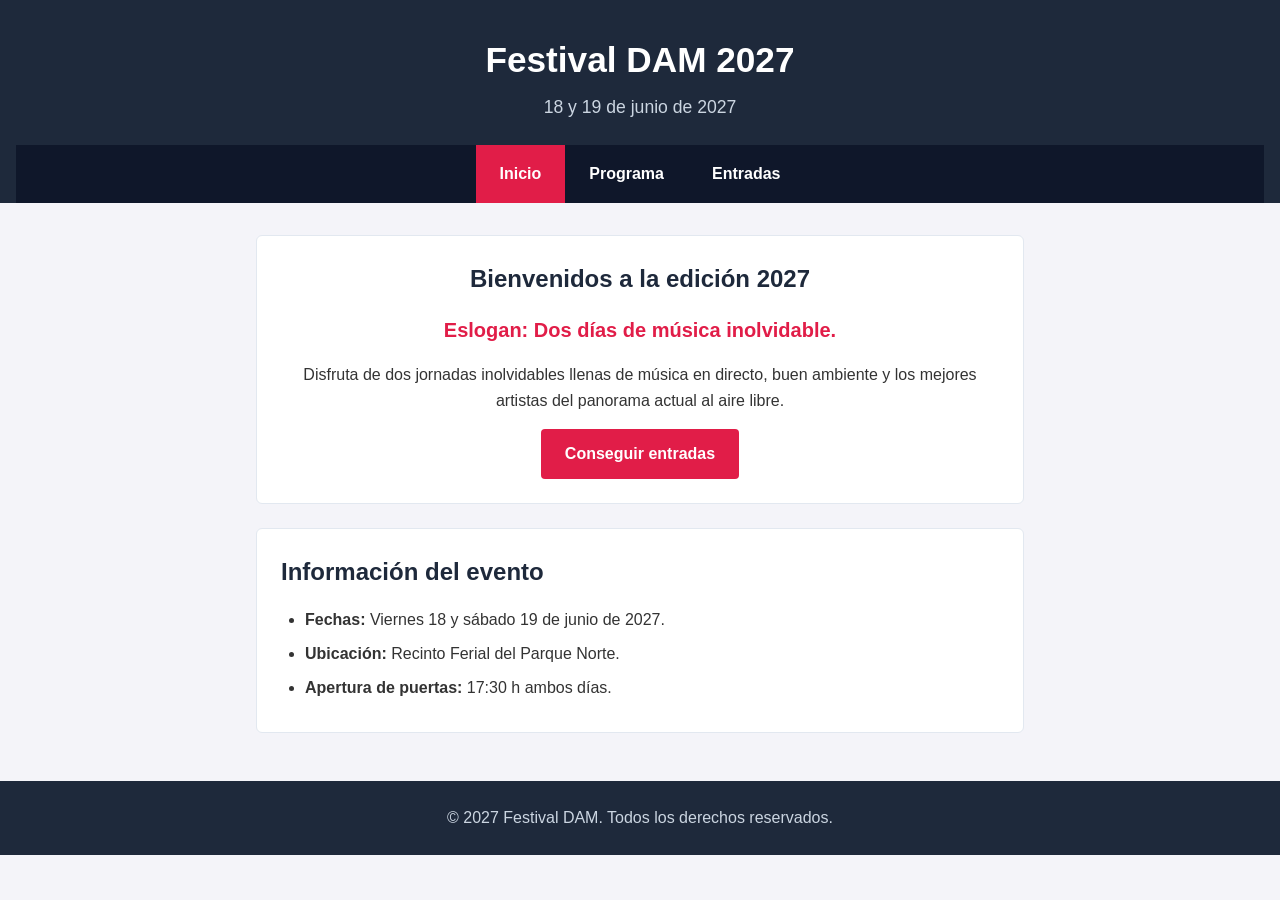
<file: index.html>
<!DOCTYPE html>
<html lang="es">
<!DOCTYPE html>
<html lang="es">
<head>
    <meta charset="UTF-8">
    <meta name="viewport" content="width=device-width, initial-scale=1.0">
    <title>Festival DAM 2027 - Inicio</title>
    <link rel="stylesheet" href="style.css">
</head>
<body>
    <header>
        <h1>Festival DAM 2027</h1>
        <p class="fechas">18 y 19 de junio de 2027</p>
        <nav>
            <ul>
                <li><a href="index.html" class="activo">Inicio</a></li>
                <li><a href="programa.html">Programa</a></li>
                <li><a href="entradas.html">Entradas</a></li>
            </ul>
        </nav>
    </header>

    <main>
        <section class="destacado">
            <h2>Bienvenidos a la edición 2027</h2>
            <p class="eslogan">Eslogan: Dos d&iacute;as de m&uacute;sica inolvidable. </p>
            <p>Disfruta de dos jornadas inolvidables llenas de música en directo, buen ambiente y los mejores artistas del panorama actual al aire libre.</p>
            <a href="entradas.html" class="boton">Conseguir entradas</a>
        </section>

        <section class="info-general">
            <h2>Información del evento</h2>
            <ul>
                <li><strong>Fechas:</strong> Viernes 18 y sábado 19 de junio de 2027.</li>
                <li><strong>Ubicación:</strong> Recinto Ferial del Parque Norte.</li>
                <li><strong>Apertura de puertas:</strong> 17:30 h ambos días.</li>
            </ul>
        </section>
    </main>

    <footer>
        <p>&copy; 2027 Festival DAM. Todos los derechos reservados.</p>
    </footer>
</body>
</html>
</file>
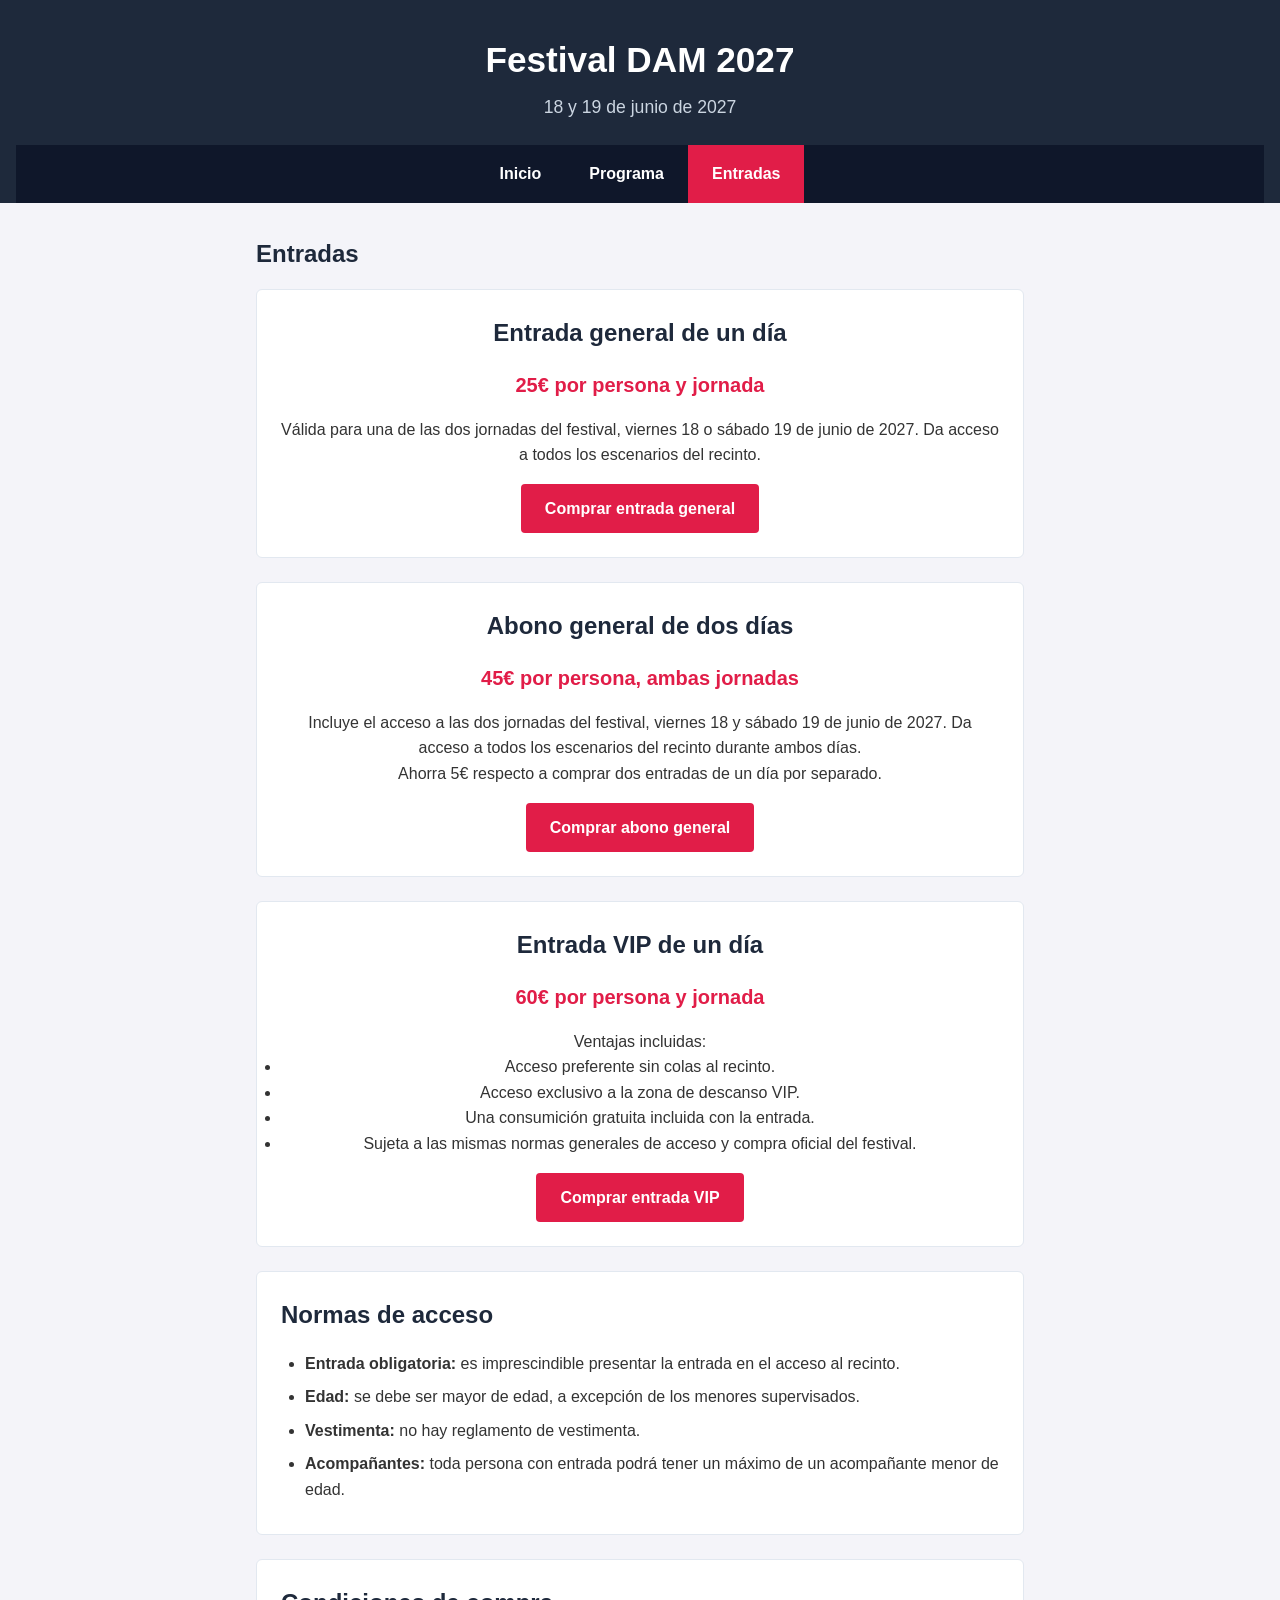
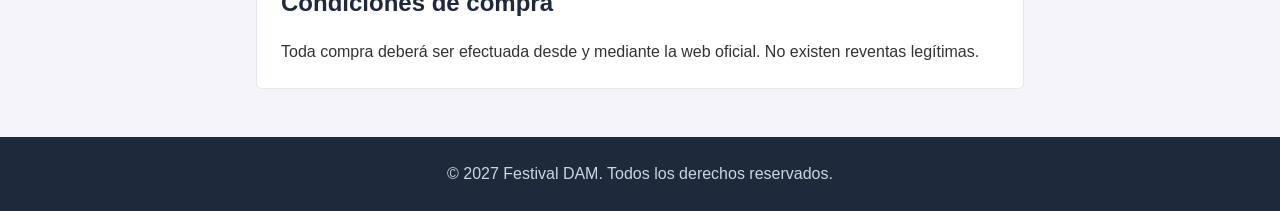
<file: entradas.html>
<!DOCTYPE html>
<html lang="es">
<head>
    <meta charset="UTF-8">
    <meta name="viewport" content="width=device-width, initial-scale=1.0">
    <title>Festival DAM 2027 - Entradas</title>
    <link rel="stylesheet" href="style.css">
</head>
<body>
    <header>
        <h1>Festival DAM 2027</h1>
        <p class="fechas">18 y 19 de junio de 2027</p>
        <nav>
            <ul>
                <li><a href="index.html">Inicio</a></li>
                <li><a href="programa.html">Programa</a></li>
                <li><a href="entradas.html" class="activo">Entradas</a></li>
            </ul>
        </nav>
    </header>

    <main>
        <h2>Entradas</h2>

        <section class="destacado">
            <h2>Entrada general de un día</h2>
            <p class="eslogan">25&euro; por persona y jornada</p>
            <p>Válida para una de las dos jornadas del festival, viernes 18 o sábado 19 de junio de 2027. Da acceso a todos los escenarios del recinto.</p>
            <a href="#" class="boton">Comprar entrada general</a>
        </section>

        <section class="destacado">
            <h2>Abono general de dos días</h2>
            <p class="eslogan">45&euro; por persona, ambas jornadas</p>
            <p>Incluye el acceso a las dos jornadas del festival, viernes 18 y sábado 19 de junio de 2027. Da acceso a todos los escenarios del recinto durante ambos días.</p>
            <p>Ahorra 5&euro; respecto a comprar dos entradas de un día por separado.</p>
            <a href="#" class="boton">Comprar abono general</a>
        </section>

        <section class="destacado">
            <h2>Entrada VIP de un día</h2>
            <p class="eslogan">60&euro; por persona y jornada</p>
            <p>Ventajas incluidas:</p>
            <ul>
                <li>Acceso preferente sin colas al recinto.</li>
                <li>Acceso exclusivo a la zona de descanso VIP.</li>
                <li>Una consumición gratuita incluida con la entrada.</li>
                <li>Sujeta a las mismas normas generales de acceso y compra oficial del festival.</li>
            </ul>
            <a href="#" class="boton">Comprar entrada VIP</a>
        </section>

        <section class="info-general">
            <h2>Normas de acceso</h2>
            <ul>
                <li><strong>Entrada obligatoria:</strong> es imprescindible presentar la entrada en el acceso al recinto.</li>
                <li><strong>Edad:</strong> se debe ser mayor de edad, a excepción de los menores supervisados.</li>
                <li><strong>Vestimenta:</strong> no hay reglamento de vestimenta.</li>
                <li><strong>Acompañantes:</strong> toda persona con entrada podrá tener un máximo de un acompañante menor de edad.</li>
            </ul>
        </section>

        <section class="info-general">
            <h2>Condiciones de compra</h2>
            <p>Toda compra deberá ser efectuada desde y mediante la web oficial. No existen reventas legítimas.</p>
        </section>
    </main>

    <footer>
        <p>&copy; 2027 Festival DAM. Todos los derechos reservados.</p>
    </footer>
</body>
</html>
</file>
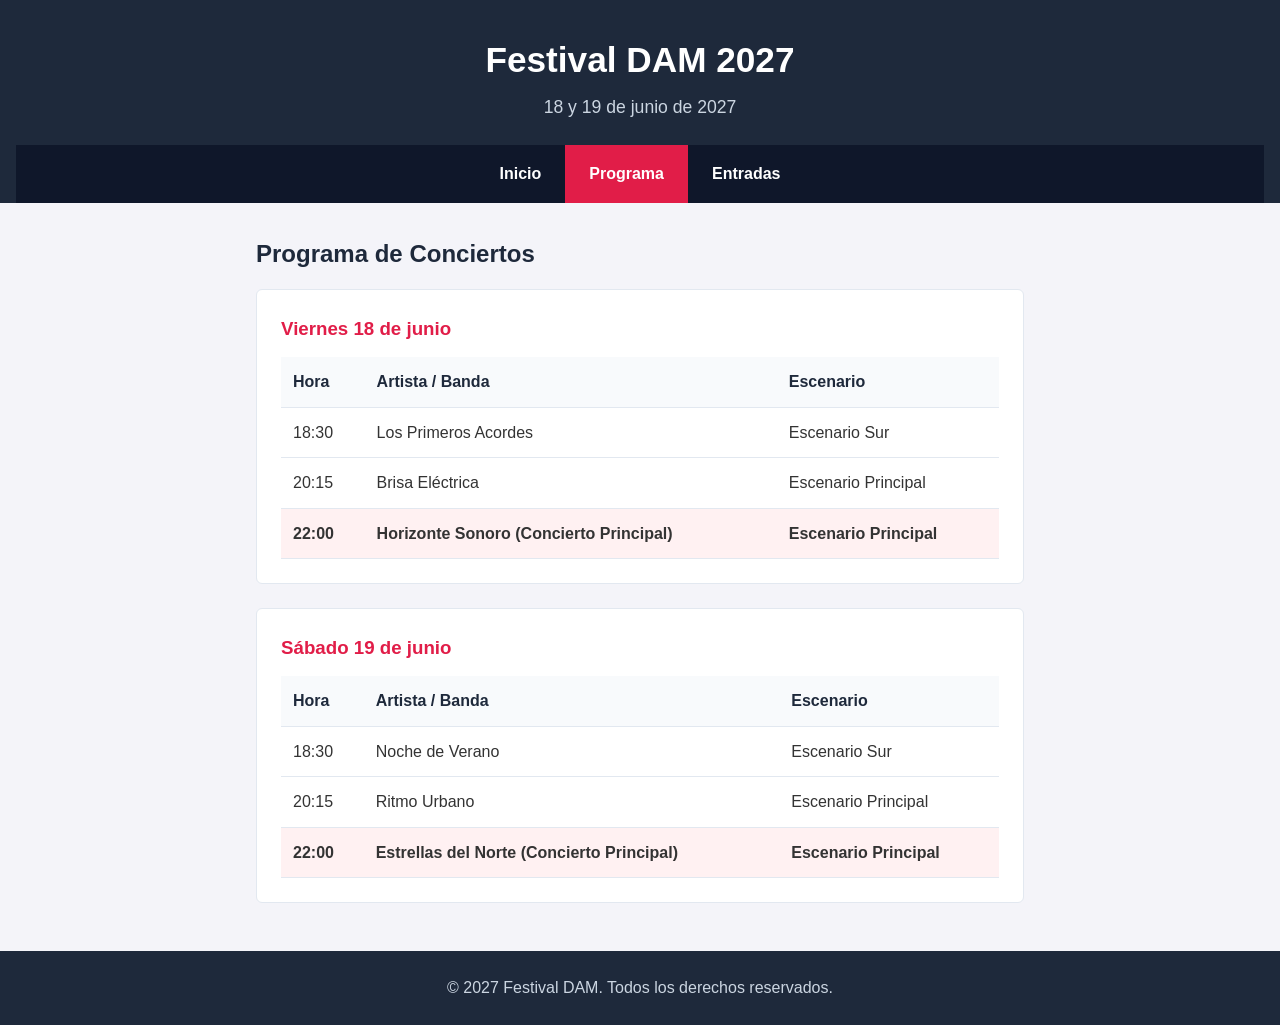
<file: programa.html>
<!DOCTYPE html>
<html lang="es">
<head>
    <meta charset="UTF-8">
    <meta name="viewport" content="width=device-width, initial-scale=1.0">
    <title>Festival DAM 2027 - Programa</title>
    <link rel="stylesheet" href="style.css">
</head>
<body>
    <header>
        <h1>Festival DAM 2027</h1>
        <p class="fechas">18 y 19 de junio de 2027</p>
        <nav>
            <ul>
                <li><a href="index.html">Inicio</a></li>
                <li><a href="programa.html" class="activo">Programa</a></li>
                <li><a href="entradas.html">Entradas</a></li>
            </ul>
        </nav>
    </header>

    <main>
        <h2>Programa de Conciertos</h2>

        <section class="dia-programa">
            <h3>Viernes 18 de junio</h3>
            <table>
                <thead>
                    <tr>
                        <th>Hora</th>
                        <th>Artista / Banda</th>
                        <th>Escenario</th>
                    </tr>
                </thead>
                <tbody>
                    <tr>
                        <td>18:30</td>
                        <td>Los Primeros Acordes</td>
                        <td>Escenario Sur</td>
                    </tr>
                    <tr>
                        <td>20:15</td>
                        <td>Brisa Eléctrica</td>
                        <td>Escenario Principal</td>
                    </tr>
                    <tr class="cabeza-cartel">
                        <td>22:00</td>
                        <td>Horizonte Sonoro (Concierto Principal)</td>
                        <td>Escenario Principal</td>
                    </tr>
                </tbody>
            </table>
        </section>

        <section class="dia-programa">
            <h3>Sábado 19 de junio</h3>
            <table>
                <thead>
                    <tr>
                        <th>Hora</th>
                        <th>Artista / Banda</th>
                        <th>Escenario</th>
                    </tr>
                </thead>
                <tbody>
                    <tr>
                        <td>18:30</td>
                        <td>Noche de Verano</td>
                        <td>Escenario Sur</td>
                    </tr>
                    <tr>
                        <td>20:15</td>
                        <td>Ritmo Urbano</td>
                        <td>Escenario Principal</td>
                    </tr>
                    <tr class="cabeza-cartel">
                        <td>22:00</td>
                        <td>Estrellas del Norte (Concierto Principal)</td>
                        <td>Escenario Principal</td>
                    </tr>
                </tbody>
            </table>
        </section>
    </main>

    <footer>
        <p>&copy; 2027 Festival DAM. Todos los derechos reservados.</p>
    </footer>
</body>
</html>
</file>
<file: style.css>
/* Estilos generales */
* {
    box-sizing: border-box;
    margin: 0;
    padding: 0;
}

body {
    font-family: Arial, Helvetica, sans-serif;
    line-height: 1.6;
    color: #333333;
    background-color: #f4f4f9;
}

/* Cabecera y navegación */
header {
    background-color: #1e293b;
    color: #ffffff;
    text-align: center;
    padding: 2rem 1rem 0 1rem;
}

header h1 {
    font-size: 2.2rem;
    margin-bottom: 0.3rem;
}

header .fechas {
    color: #cbd5e1;
    margin-bottom: 1.5rem;
    font-size: 1.1rem;
}

nav {
    background-color: #0f172a;
}

nav ul {
    list-style: none;
    display: flex;
    justify-content: center;
}

nav ul li a {
    display: block;
    color: #ffffff;
    text-decoration: none;
    padding: 1rem 1.5rem;
    font-weight: bold;
}

nav ul li a:hover,
nav ul li a.activo {
    background-color: #e11d48;
}

/* Contenido principal */
main {
    max-width: 800px;
    margin: 2rem auto;
    padding: 0 1rem;
}

section {
    background-color: #ffffff;
    padding: 1.5rem;
    margin-bottom: 1.5rem;
    border-radius: 6px;
    border: 1px solid #e2e8f0;
}

h2 {
    color: #1e293b;
    margin-bottom: 1rem;
}

h3 {
    color: #e11d48;
    margin-bottom: 0.8rem;
}

/* Elementos de portada */
.destacado {
    text-align: center;
}

.eslogan {
    font-size: 1.25rem;
    font-weight: bold;
    color: #e11d48;
    margin: 1rem 0;
}

.info-general ul {
    margin-left: 1.5rem;
}

.info-general li {
    margin-bottom: 0.5rem;
}

/* Botones */
.boton {
    display: inline-block;
    background-color: #e11d48;
    color: #ffffff;
    text-decoration: none;
    padding: 0.75rem 1.5rem;
    border-radius: 4px;
    font-weight: bold;
    border: none;
    cursor: pointer;
    margin-top: 1rem;
    font-size: 1rem;
}

.boton:hover {
    background-color: #be123c;
}

/* Tablas del programa */
table {
    width: 100%;
    border-collapse: collapse;
    margin-top: 0.5rem;
}

th, td {
    text-align: left;
    padding: 0.75rem;
    border-bottom: 1px solid #e2e8f0;
}

th {
    background-color: #f8fafc;
    color: #1e293b;
}

.cabeza-cartel {
    font-weight: bold;
    background-color: #fff1f2;
}

/* Sección de entradas y formulario */
.tarjeta-entrada {
    text-align: center;
    border-left: 5px solid #e11d48;
}

.precio {
    font-size: 2rem;
    font-weight: bold;
    color: #1e293b;
    margin: 0.5rem 0;
}

form {
    display: flex;
    flex-direction: column;
}

form label {
    margin-top: 1rem;
    margin-bottom: 0.3rem;
    font-weight: bold;
}

form input,
form select {
    padding: 0.6rem;
    border: 1px solid #cbd5e1;
    border-radius: 4px;
    font-size: 1rem;
}

/* Pie de página */
footer {
    text-align: center;
    padding: 1.5rem;
    background-color: #1e293b;
    color: #cbd5e1;
    margin-top: 3rem;
}
</file>
